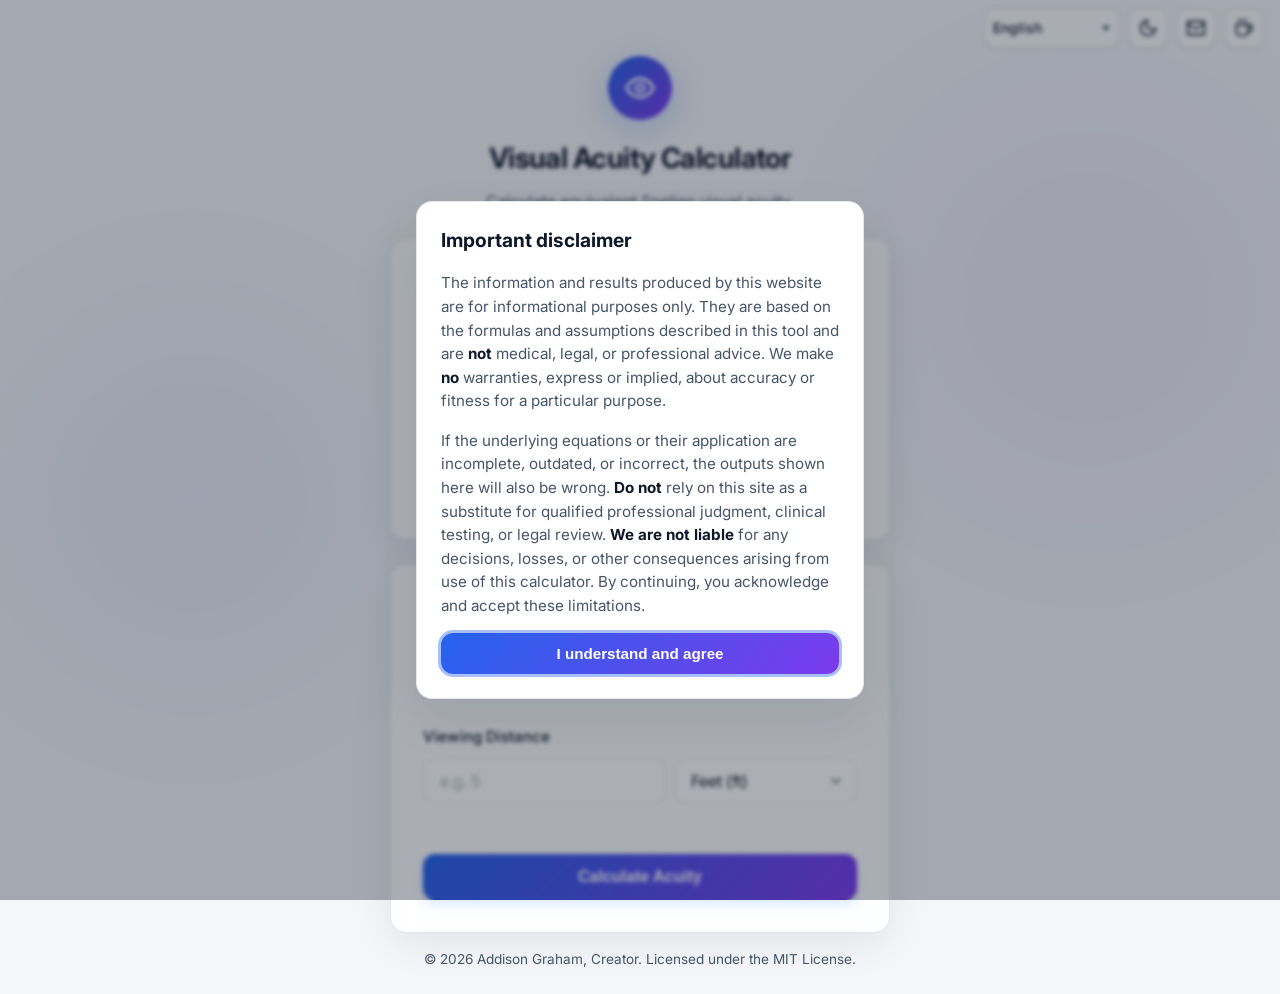
<file: index.html>
<!DOCTYPE html>
<html lang="en">
<head>
    <meta charset="UTF-8">
    <meta name="viewport" content="width=device-width, initial-scale=1.0">
    <meta name="description" content="Calculate equivalent Snellen visual acuity from an object's physical size and viewing distance. A highly accessible tool for clinical and personal use.">
    <meta name="theme-color" content="#0a0b10">
    <meta name="color-scheme" content="dark light">
    <link rel="canonical" href="https://visualacuitylab.com/">
    <link rel="icon" href="favicon.svg" type="image/svg+xml">
    <meta property="og:type" content="website">
    <meta property="og:url" content="https://visualacuitylab.com/">
    <meta property="og:title" content="Ultimate Visual Acuity Calculator">
    <meta property="og:description" content="Calculate equivalent Snellen visual acuity from an object's physical size and viewing distance. A highly accessible tool for clinical and personal use.">
    <meta name="twitter:card" content="summary">
    <title>Ultimate Visual Acuity Calculator</title>
    
    <!-- Google Fonts -->
    <link rel="preconnect" href="https://fonts.googleapis.com">
    <link rel="preconnect" href="https://fonts.gstatic.com" crossorigin>
    <link href="https://fonts.googleapis.com/css2?family=Inter:wght@400;500;600;700&family=Roboto+Mono:wght@400;500;700&display=swap" rel="stylesheet">
    
    <link rel="stylesheet" href="style.css">
    <script>
    (function () {
        var html = document.documentElement;
        var themeKey = "gvat-theme";
        var langKey = "gvat-lang";
        var theme;
        try {
            theme = localStorage.getItem(themeKey);
        } catch (e) {
            theme = null;
        }
        if (!theme) {
            try {
                theme = window.matchMedia("(prefers-color-scheme: light)").matches ? "light" : "dark";
            } catch (e) {
                theme = "dark";
            }
        }
        html.setAttribute("data-theme", theme === "light" ? "light" : "dark");
        var themeColor = document.querySelector('meta[name="theme-color"]');
        if (themeColor) {
            themeColor.setAttribute("content", theme === "light" ? "#f4f6f9" : "#0a0b10");
        }

        var localeMeta = {
            en: { lang: "en", dir: "ltr" },
            es: { lang: "es", dir: "ltr" },
            fr: { lang: "fr", dir: "ltr" },
            de: { lang: "de", dir: "ltr" },
            zh: { lang: "zh-Hans", dir: "ltr" },
            ja: { lang: "ja", dir: "ltr" },
            vi: { lang: "vi", dir: "ltr" },
            ar: { lang: "ar", dir: "rtl" }
        };
        var locale;
        try {
            locale = localStorage.getItem(langKey);
        } catch (e) {
            locale = null;
        }
        if (!locale || !localeMeta[locale]) {
            locale = "en";
            try {
                var langs = navigator.languages && navigator.languages.length
                    ? navigator.languages
                    : [navigator.language];
                for (var i = 0; i < langs.length; i++) {
                    var base = String(langs[i] || "").toLowerCase().split("-")[0];
                    if (localeMeta[base]) {
                        locale = base;
                        break;
                    }
                }
            } catch (e) {
                locale = "en";
            }
        }
        html.lang = localeMeta[locale].lang;
        html.dir = localeMeta[locale].dir;
    }());
    </script>
</head>
<body>
    <a class="skip-link" href="#main" data-i18n="skip.link">Skip to calculator</a>
    <noscript>
        <p class="noscript-banner" data-i18n="noscript.message">This calculator requires JavaScript. Please enable it to continue.</p>
    </noscript>
    <div class="top-bar" role="region" data-i18n-aria-label="topBar.ariaLabel" aria-label="Site tools">

        <div class="lang-switcher">
            <label for="lang-switcher" class="sr-only" data-i18n="langSwitcher.label">Language</label>
            <div class="lang-switcher__field">
                <select id="lang-switcher" class="lang-switcher__select" data-i18n-title="langSwitcher.title" title="Display language">
                    <option value="en">English</option>
                    <option value="es">Español</option>
                    <option value="fr">Français</option>
                    <option value="de">Deutsch</option>
                    <option value="zh">中文</option>
                    <option value="ja">日本語</option>
                    <option value="vi">Tiếng Việt</option>
                    <option value="ar">العربية</option>
                </select>
            </div>
        </div>
        <button type="button" class="icon-link" id="theme-toggle" data-i18n-title="theme.title" title="Switch color theme" aria-label="Use light color theme" aria-pressed="false" data-mode="dark">
            <span class="icon-link__icon" aria-hidden="true">
                <svg class="theme-icon theme-icon--sun" xmlns="http://www.w3.org/2000/svg" width="20" height="20" viewBox="0 0 24 24" fill="none" stroke="currentColor" stroke-width="2" stroke-linecap="round" stroke-linejoin="round"><circle cx="12" cy="12" r="4"></circle><path d="M12 2v2"></path><path d="M12 20v2"></path><path d="m4.93 4.93 1.41 1.41"></path><path d="m17.66 17.66 1.41 1.41"></path><path d="M2 12h2"></path><path d="M20 12h2"></path><path d="m6.34 17.66-1.41 1.41"></path><path d="m19.07 4.93-1.41 1.41"></path></svg>
                <svg class="theme-icon theme-icon--moon" xmlns="http://www.w3.org/2000/svg" width="20" height="20" viewBox="0 0 24 24" fill="none" stroke="currentColor" stroke-width="2" stroke-linecap="round" stroke-linejoin="round"><path d="M12 3a6 6 0 0 0 9 9 9 9 0 1 1-9-9Z"></path></svg>
            </span>
        </button>
        <a class="icon-link" id="support-link" href="mailto:grahamthetvi@icloud.com?subject=Graham%20Visual%20Acuity%20Tester%20Support" rel="noopener noreferrer" data-i18n-title="support.title" data-i18n-aria-label="support.ariaLabel" title="Email support" aria-label="Email support, opens mail app with subject pre-filled">
            <span class="icon-link__icon" aria-hidden="true">
                <svg xmlns="http://www.w3.org/2000/svg" width="20" height="20" viewBox="0 0 24 24" fill="none" stroke="currentColor" stroke-width="2" stroke-linecap="round" stroke-linejoin="round"><rect width="20" height="16" x="2" y="4" rx="2"></rect><path d="m22 7-8.97 5.7a1.94 1.94 0 0 1-2.06 0L2 7"></path></svg>
            </span>
        </a>
        <a class="icon-link" id="coffee-link" href="https://buymeacoffee.com/grahamthetvi" target="_blank" rel="noopener noreferrer" data-i18n-title="coffee.title" data-i18n-aria-label="coffee.ariaLabel" title="Buy me a coffee" aria-label="Buy me a coffee (opens in a new tab)">
            <span class="icon-link__icon" aria-hidden="true">
                <svg xmlns="http://www.w3.org/2000/svg" width="20" height="20" viewBox="0 0 24 24" fill="none" stroke="currentColor" stroke-width="2" stroke-linecap="round" stroke-linejoin="round"><path d="M17 8h1a4 4 0 1 1 0 8h-1"></path><path d="M3 8h14v9a4 4 0 0 1-4 4H7a4 4 0 0 1-4-4Z"></path><line x1="6" x2="6" y1="2" y2="4"></line><line x1="10" x2="10" y1="2" y2="4"></line><line x1="14" x2="14" y1="2" y2="4"></line></svg>
            </span>
        </a>
    </div>

    <dialog id="disclaimer-dialog" class="disclaimer-dialog" aria-labelledby="disclaimer-title">
        <h2 id="disclaimer-title" data-i18n="disclaimer.title">Important disclaimer</h2>
        <p id="disclaimer-body-1" data-i18n-html="disclaimer.body1">The information and results produced by this website are for informational purposes only. They are based on the formulas and assumptions described in this tool and are <strong>not</strong> medical, legal, or professional advice. We make <strong>no</strong> warranties, express or implied, about accuracy or fitness for a particular purpose.</p>
        <p id="disclaimer-body-2" data-i18n-html="disclaimer.body2">If the underlying equations or their application are incomplete, outdated, or incorrect, the outputs shown here will also be wrong. <strong>Do not</strong> rely on this site as a substitute for qualified professional judgment, clinical testing, or legal review. <strong>We are not liable</strong> for any decisions, losses, or other consequences arising from use of this calculator. By continuing, you acknowledge and accept these limitations.</p>
        <div class="disclaimer-dialog__actions">
            <button type="button" class="disclaimer-accept" id="disclaimer-accept" data-i18n="disclaimer.accept">I understand and agree</button>
        </div>
    </dialog>

    <main class="container" id="main">
        <header>
            <div class="logo-icon" aria-hidden="true">
                <svg xmlns="http://www.w3.org/2000/svg" width="32" height="32" viewBox="0 0 24 24" fill="none" stroke="currentColor" stroke-width="2" stroke-linecap="round" stroke-linejoin="round">
                    <path d="M2 12s3-7 10-7 10 7 10 7-3 7-10 7-10-7-10-7Z"></path>
                    <circle cx="12" cy="12" r="3"></circle>
                </svg>
            </div>
            <h1 data-i18n="header.title">Visual Acuity Calculator</h1>
            <p data-i18n="header.tagline">Calculate equivalent Snellen visual acuity.</p>
        </header>

        <section class="welcome-card" aria-labelledby="welcome-heading">
            <h2 id="welcome-heading" data-i18n="about.title">About This Tool</h2>
            <p class="purpose-text" data-i18n="about.purpose">This calculator determines equivalent Snellen visual acuity from an object's physical size and its distance from the viewer. It also categorizes the viewing distance (Near, Intermediate, Far, Distance) and reports the expected accommodative demand.</p>
            
            <details class="logic-details">
                <summary data-i18n="about.logicSummary">Clinical Logic & Formulas (For Professionals)</summary>
                <div class="logic-content">
                    <p data-i18n-html="about.visualAngleIntro"><strong>Visual Angle:</strong> Uses the exact geometric split-triangle formula to determine the subtended angle in arc-minutes:</p>
                    <code class="formula-code">2 &times; arctan(size / (2 &times; distance)) &times; (10800 / &pi;)</code>
                    
                    <p data-i18n-html="about.equivalentAcuityIntro"><strong>Equivalent Acuity:</strong> Derives the Snellen denominator based on the standard 5 arc-minute letter:</p>
                    <code class="formula-code">(visual_angle_minutes / 5) &times; 20</code>
                    
                    <p data-i18n-html="about.accommodativeIntro"><strong>Accommodative Demand:</strong> Calculated in Diopters based on viewing distance, and shown for every zone:</p>
                    <code class="formula-code">1 / distance_in_meters</code>

                    <p data-i18n-html="about.zones"><strong>Distance zones:</strong> Near is 16 inches (40.6 cm) or closer. Intermediate is farther than 16 inches and closer than 10 feet. Far runs from 10 feet up to, but not including, 6 meters. Distance is 6 meters (about 20 feet) or farther, the usual Snellen testing distance.</p>
                    <p data-i18n-html="about.snellenRounding"><strong>Displayed fraction:</strong> The Snellen denominator is rounded to the nearest integer. A result under 0.5 is shown to two decimal places.</p>

                    <p data-i18n-html="about.alternateFormats"><strong>Alternate acuity (N = 20, D = displayed Snellen denominator):</strong> MAR = D / N; LogMAR = log<sub>10</sub>(MAR); decimal = N / D; metric 6/X uses D<sub>metric</sub> = D &times; (6/20), shown to one decimal place with a trailing .0 omitted; M-units at the entered distance: M = distance_m &times; (D / N).</p>
                </div>
            </details>
        </section>

        <section class="calculator-card">
            <form id="acuity-form" data-i18n-aria-label="form.ariaLabel" aria-label="Visual Acuity Calculation Form" novalidate>
                
                <fieldset>
                    <legend class="sr-only" data-i18n="form.legend.objectSize">Object Size Specifications</legend>
                    <div class="form-group">
                        <label for="object-size-val" data-i18n="form.label.objectSize">Object Size</label>
                        <div class="input-group">
                            <input type="number" id="object-size-val" name="object-size-val" step="any" min="0" inputmode="decimal" required aria-describedby="size-error" data-i18n-placeholder="form.placeholder.objectSize" placeholder="e.g. 2">
                            <label for="object-size-unit" class="sr-only" data-i18n="form.label.objectSizeUnit">Object Size Unit</label>
                            <select id="object-size-unit" name="object-size-unit">
                                <option value="in" data-i18n="form.option.in">Inches (in)</option>
                                <option value="mm" data-i18n="form.option.mm">Millimeters (mm)</option>
                                <option value="cm" data-i18n="form.option.cm">Centimeters (cm)</option>
                                <option value="m" data-i18n="form.option.m">Meters (m)</option>
                                <option value="ft" data-i18n="form.option.ft">Feet (ft)</option>
                            </select>
                        </div>
                        <div id="size-error" class="error-message" aria-live="polite"></div>
                    </div>
                </fieldset>

                <fieldset>
                    <legend class="sr-only" data-i18n="form.legend.viewingDistance">Viewing Distance Specifications</legend>
                    <div class="form-group">
                        <label for="viewing-dist-val" data-i18n="form.label.viewingDistance">Viewing Distance</label>
                        <div class="input-group">
                            <input type="number" id="viewing-dist-val" name="viewing-dist-val" step="any" min="0" inputmode="decimal" required aria-describedby="dist-error" data-i18n-placeholder="form.placeholder.viewingDistance" placeholder="e.g. 5">
                            <label for="viewing-dist-unit" class="sr-only" data-i18n="form.label.viewingDistanceUnit">Viewing Distance Unit</label>
                            <select id="viewing-dist-unit" name="viewing-dist-unit">
                                <option value="ft" data-i18n="form.option.distFt">Feet (ft)</option>
                                <option value="in" data-i18n="form.option.distIn">Inches (in)</option>
                                <option value="cm" data-i18n="form.option.distCm">Centimeters (cm)</option>
                                <option value="mm" data-i18n="form.option.distMm">Millimeters (mm)</option>
                                <option value="m" data-i18n="form.option.distM">Meters (m)</option>
                            </select>
                        </div>
                        <div id="dist-error" class="error-message" aria-live="polite"></div>
                    </div>
                </fieldset>

                <button type="submit" class="submit-btn" data-i18n="form.submit">Calculate Acuity</button>
            </form>
        </section>

        <!-- Live Region for Screen Reader Announcements -->
        <div id="result-announcer" class="sr-only" aria-live="polite" aria-atomic="true"></div>

        <section id="results-section" class="results-card hidden" aria-hidden="true" tabindex="-1">
            <h2 id="report-heading" data-i18n="results.title">Equivalent Visual Acuity Report</h2>
            
            <div class="report-grid">
                <div class="report-item">
                    <span class="report-label" data-i18n="results.objectSize">Object Size</span>
                    <span id="res-size" class="report-value"></span>
                    <span id="res-size-conv" class="report-sub"></span>
                </div>
                
                <div class="report-item">
                    <span class="report-label" data-i18n="results.viewingDistance">Viewing Distance</span>
                    <span id="res-dist" class="report-value"></span>
                    <span id="res-dist-conv" class="report-sub"></span>
                </div>

                <div class="divider" aria-hidden="true"></div>

                <div class="report-item">
                    <span class="report-label" data-i18n="results.distanceZone">Distance Zone</span>
                    <span id="res-zone" class="report-value highlight"></span>
                </div>
                
                <div class="report-item">
                    <span class="report-label" data-i18n="results.visualAngle">Visual Angle</span>
                    <span id="res-angle" class="report-value"></span>
                </div>

                <div class="report-item primary-result">
                    <span class="report-label" data-i18n="results.snellen">Equivalent Acuity (Snellen)</span>
                    <span id="res-snellen" class="report-value snellen-score"></span>
                </div>

                <div class="report-item report-item--conversions" role="group" aria-labelledby="alt-acuity-label">
                    <span id="alt-acuity-label" class="report-label" data-i18n="results.altFormatsLabel">Alternate formats (from 20 / X above)</span>
                </div>
                <div class="report-item report-item--alt">
                    <span class="report-label" data-i18n="results.mar">MAR (min of arc)</span>
                    <span id="res-mar" class="report-value" data-i18n-aria-label="results.marAria" aria-label="Minimum angle of resolution in minutes of arc"></span>
                </div>
                <div class="report-item report-item--alt">
                    <span class="report-label" data-i18n="results.logmar">LogMAR</span>
                    <span id="res-logmar" class="report-value"></span>
                </div>
                <div class="report-item report-item--alt">
                    <span class="report-label" data-i18n="results.decimal">Decimal acuity</span>
                    <span id="res-decimal" class="report-value"></span>
                </div>
                <div class="report-item report-item--alt">
                    <span class="report-label" data-i18n="results.metric">Metric acuity (6 m)</span>
                    <span id="res-metric" class="report-value"></span>
                </div>
                <div class="report-item report-item--alt">
                    <span class="report-label" data-i18n="results.munits">M-units (at this distance)</span>
                    <span id="res-munit" class="report-value" data-i18n-title="results.munitsTitle" title="Near print size per ISO; uses your entered viewing distance in meters"></span>
                </div>

                <div class="report-item">
                    <span class="report-label" data-i18n="results.accommodativeDemand">Accommodative Demand</span>
                    <span id="res-diopters" class="report-value"></span>
                </div>
            </div>
        </section>
    </main>

    <footer class="site-footer">
        <p data-i18n="footer.copyright">&copy; 2026 Addison Graham, Creator. Licensed under the MIT License.</p>
    </footer>

    <script src="script.js"></script>
</body>
</html>
</file>
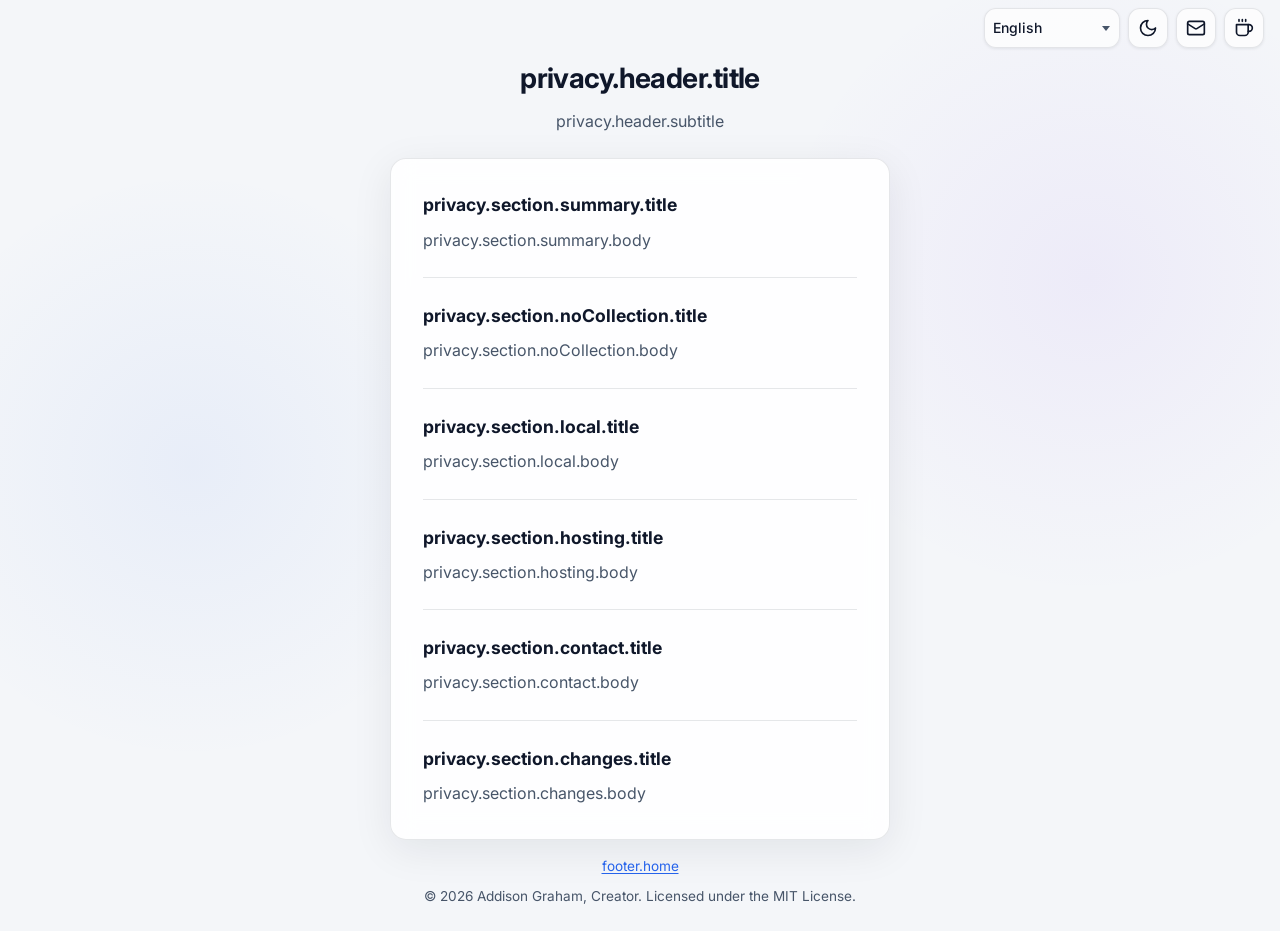
<file: privacy.html>
<!DOCTYPE html>
<html lang="en" data-page="privacy">
<head>
    <meta charset="UTF-8">
    <meta name="viewport" content="width=device-width, initial-scale=1.0">
    <meta name="description" content="Visual Acuity Lab is a free, client-side calculator. We do not collect personal data or use analytics.">
    <meta name="theme-color" content="#0a0b10">
    <meta name="color-scheme" content="dark light">
    <link rel="canonical" href="https://visualacuitylab.com/privacy.html">
    <link rel="icon" href="favicon.svg" type="image/svg+xml">
    <meta property="og:type" content="website">
    <meta property="og:url" content="https://visualacuitylab.com/privacy.html">
    <meta property="og:title" content="Privacy Policy | Visual Acuity Lab">
    <meta property="og:description" content="Visual Acuity Lab is a free, client-side calculator. We do not collect personal data or use analytics.">
    <meta name="twitter:card" content="summary">
    <title>Privacy Policy | Visual Acuity Lab</title>

    <link rel="preconnect" href="https://fonts.googleapis.com">
    <link rel="preconnect" href="https://fonts.gstatic.com" crossorigin>
    <link href="https://fonts.googleapis.com/css2?family=Inter:wght@400;500;600;700&family=Roboto+Mono:wght@400;500;700&display=swap" rel="stylesheet">

    <link rel="stylesheet" href="style.css">
    <script>
    (function () {
        var html = document.documentElement;
        var themeKey = "gvat-theme";
        var langKey = "gvat-lang";
        var theme;
        try {
            theme = localStorage.getItem(themeKey);
        } catch (e) {
            theme = null;
        }
        if (!theme) {
            try {
                theme = window.matchMedia("(prefers-color-scheme: light)").matches ? "light" : "dark";
            } catch (e) {
                theme = "dark";
            }
        }
        html.setAttribute("data-theme", theme === "light" ? "light" : "dark");
        var themeColor = document.querySelector('meta[name="theme-color"]');
        if (themeColor) {
            themeColor.setAttribute("content", theme === "light" ? "#f4f6f9" : "#0a0b10");
        }

        var localeMeta = {
            en: { lang: "en", dir: "ltr" },
            es: { lang: "es", dir: "ltr" },
            fr: { lang: "fr", dir: "ltr" },
            de: { lang: "de", dir: "ltr" },
            zh: { lang: "zh-Hans", dir: "ltr" },
            ja: { lang: "ja", dir: "ltr" },
            vi: { lang: "vi", dir: "ltr" },
            ar: { lang: "ar", dir: "rtl" }
        };
        var locale;
        try {
            locale = localStorage.getItem(langKey);
        } catch (e) {
            locale = null;
        }
        if (!locale || !localeMeta[locale]) {
            locale = "en";
            try {
                var langs = navigator.languages && navigator.languages.length
                    ? navigator.languages
                    : [navigator.language];
                for (var i = 0; i < langs.length; i++) {
                    var base = String(langs[i] || "").toLowerCase().split("-")[0];
                    if (localeMeta[base]) {
                        locale = base;
                        break;
                    }
                }
            } catch (e) {
                locale = "en";
            }
        }
        html.lang = localeMeta[locale].lang;
        html.dir = localeMeta[locale].dir;
    }());
    </script>
</head>
<body>
    <a class="skip-link" href="#main" data-i18n="privacy.skip.link">Skip to privacy policy</a>
    <div class="top-bar" role="region" data-i18n-aria-label="topBar.ariaLabel" aria-label="Site tools">
        <div class="lang-switcher">
            <label for="lang-switcher" class="sr-only" data-i18n="langSwitcher.label">Language</label>
            <div class="lang-switcher__field">
                <select id="lang-switcher" class="lang-switcher__select" data-i18n-title="langSwitcher.title" title="Display language">
                    <option value="en">English</option>
                    <option value="es">Español</option>
                    <option value="fr">Français</option>
                    <option value="de">Deutsch</option>
                    <option value="zh">中文</option>
                    <option value="ja">日本語</option>
                    <option value="vi">Tiếng Việt</option>
                    <option value="ar">العربية</option>
                </select>
            </div>
        </div>
        <button type="button" class="icon-link" id="theme-toggle" data-i18n-title="theme.title" title="Switch color theme" aria-label="Use light color theme" aria-pressed="false" data-mode="dark">
            <span class="icon-link__icon" aria-hidden="true">
                <svg class="theme-icon theme-icon--sun" xmlns="http://www.w3.org/2000/svg" width="20" height="20" viewBox="0 0 24 24" fill="none" stroke="currentColor" stroke-width="2" stroke-linecap="round" stroke-linejoin="round"><circle cx="12" cy="12" r="4"></circle><path d="M12 2v2"></path><path d="M12 20v2"></path><path d="m4.93 4.93 1.41 1.41"></path><path d="m17.66 17.66 1.41 1.41"></path><path d="M2 12h2"></path><path d="M20 12h2"></path><path d="m6.34 17.66-1.41 1.41"></path><path d="m19.07 4.93-1.41 1.41"></path></svg>
                <svg class="theme-icon theme-icon--moon" xmlns="http://www.w3.org/2000/svg" width="20" height="20" viewBox="0 0 24 24" fill="none" stroke="currentColor" stroke-width="2" stroke-linecap="round" stroke-linejoin="round"><path d="M12 3a6 6 0 0 0 9 9 9 9 0 1 1-9-9Z"></path></svg>
            </span>
        </button>
        <a class="icon-link" id="support-link" href="mailto:grahamthetvi@icloud.com?subject=Graham%20Visual%20Acuity%20Tester%20Support" rel="noopener noreferrer" data-i18n-title="support.title" data-i18n-aria-label="support.ariaLabel" title="Email support" aria-label="Email support, opens mail app with subject pre-filled">
            <span class="icon-link__icon" aria-hidden="true">
                <svg xmlns="http://www.w3.org/2000/svg" width="20" height="20" viewBox="0 0 24 24" fill="none" stroke="currentColor" stroke-width="2" stroke-linecap="round" stroke-linejoin="round"><rect width="20" height="16" x="2" y="4" rx="2"></rect><path d="m22 7-8.97 5.7a1.94 1.94 0 0 1-2.06 0L2 7"></path></svg>
            </span>
        </a>
        <a class="icon-link" id="coffee-link" href="https://buymeacoffee.com/grahamthetvi" target="_blank" rel="noopener noreferrer" data-i18n-title="coffee.title" data-i18n-aria-label="coffee.ariaLabel" title="Buy me a coffee" aria-label="Buy me a coffee (opens in a new tab)">
            <span class="icon-link__icon" aria-hidden="true">
                <svg xmlns="http://www.w3.org/2000/svg" width="20" height="20" viewBox="0 0 24 24" fill="none" stroke="currentColor" stroke-width="2" stroke-linecap="round" stroke-linejoin="round"><path d="M17 8h1a4 4 0 1 1 0 8h-1"></path><path d="M3 8h14v9a4 4 0 0 1-4 4H7a4 4 0 0 1-4-4Z"></path><line x1="6" x2="6" y1="2" y2="4"></line><line x1="10" x2="10" y1="2" y2="4"></line><line x1="14" x2="14" y1="2" y2="4"></line></svg>
            </span>
        </a>
    </div>

    <main class="container" id="main">
        <header>
            <h1 data-i18n="privacy.header.title">Privacy Policy</h1>
            <p data-i18n="privacy.header.subtitle">Visual Acuity Lab (visualacuitylab.com)</p>
        </header>

        <article class="welcome-card legal-page">
            <section aria-labelledby="privacy-summary">
                <h2 id="privacy-summary" data-i18n="privacy.section.summary.title">Summary</h2>
                <p data-i18n-html="privacy.section.summary.body">Visual Acuity Lab is a <strong>free</strong> tool that runs entirely in your web browser. We do <strong>not</strong> operate user accounts, sell data, or use advertising or analytics trackers on this site.</p>
            </section>

            <section aria-labelledby="privacy-no-collection">
                <h2 id="privacy-no-collection" data-i18n="privacy.section.noCollection.title">What we do not collect</h2>
                <p data-i18n-html="privacy.section.noCollection.body">We do <strong>not</strong> ask you to sign in and we do <strong>not</strong> receive the numbers you enter into the calculator. Calculations run on your device; we have no server that stores your inputs or results.</p>
            </section>

            <section aria-labelledby="privacy-local">
                <h2 id="privacy-local" data-i18n="privacy.section.local.title">Data stored on your device</h2>
                <p data-i18n-html="privacy.section.local.body">Your browser may save a few small preferences locally (using <code>localStorage</code>): color theme, display language, and whether you accepted the on-site disclaimer. This information stays on your device and is not sent to us. You can clear it anytime through your browser settings.</p>
            </section>

            <section aria-labelledby="privacy-hosting">
                <h2 id="privacy-hosting" data-i18n="privacy.section.hosting.title">Hosting and third parties</h2>
                <p data-i18n-html="privacy.section.hosting.body">The site is hosted on GitHub Pages; the host may process standard web server logs (such as IP address and request time) under its own policies. We load fonts from Google Fonts when you use the site. Links such as email support or &quot;Buy me a coffee&quot; open external services with their own privacy practices.</p>
            </section>

            <section aria-labelledby="privacy-contact">
                <h2 id="privacy-contact" data-i18n="privacy.section.contact.title">Contact</h2>
                <p data-i18n-html="privacy.section.contact.body">Questions about this policy? Email <a href="mailto:grahamthetvi@icloud.com?subject=Visual%20Acuity%20Lab%20Privacy">grahamthetvi@icloud.com</a>.</p>
            </section>

            <section aria-labelledby="privacy-changes">
                <h2 id="privacy-changes" data-i18n="privacy.section.changes.title">Changes</h2>
                <p data-i18n="privacy.section.changes.body">We may update this page as the tool changes. The current version is always published at this URL.</p>
            </section>
        </article>
    </main>

    <footer class="site-footer">
        <nav class="site-footer__links" data-i18n-aria-label="footer.nav.ariaLabel" aria-label="Site links">
            <a href="index.html" data-i18n="footer.home">Calculator</a>
        </nav>
        <p data-i18n="footer.copyright">&copy; 2026 Addison Graham, Creator. Licensed under the MIT License.</p>
    </footer>

    <script src="script.js"></script>
</body>
</html>
</file>
<file: style.css>
/* Default / dark theme */
:root,
html[data-theme="dark"] {
    /* Color Palette */
    --bg-main: #0a0b10;
    --bg-surface: rgba(255, 255, 255, 0.03);
    --bg-surface-hover: rgba(255, 255, 255, 0.06);
    --border-color: rgba(255, 255, 255, 0.1);
    
    --text-primary: #f8f9fa;
    --text-secondary: #adb5bd;
    --text-accent: #66b2ff;
    --text-snellen: #ffffff;
    --text-snellen-shadow: rgba(59, 130, 246, 0.5);
    --code-text: #a78bfa;
    --code-bg: rgba(0, 0, 0, 0.4);
    --code-border: rgba(167, 139, 250, 0.2);
    --input-bg: rgba(0, 0, 0, 0.2);
    --input-bg-focus: rgba(0, 0, 0, 0.4);
    --placeholder: rgba(255, 255, 255, 0.2);
    --logic-box-bg: rgba(0, 0, 0, 0.2);
    --details-border: rgba(255, 255, 255, 0.05);
    --primary-result-bg: rgba(59, 130, 246, 0.1);
    --primary-result-border: rgba(59, 130, 246, 0.2);
    --glow-1: rgba(59, 130, 246, 0.08);
    --glow-2: rgba(139, 92, 246, 0.08);
    --icon-link-bg: rgba(255, 255, 255, 0.05);
    --icon-link-border: rgba(255, 255, 255, 0.12);
    --dialog-surface: #14151c;
    --submit-shadow: rgba(59, 130, 246, 0.2);
    --submit-shadow-hover: rgba(59, 130, 246, 0.3);
    --card-shadow: rgba(0, 0, 0, 0.2);
    --select-option-bg: var(--bg-main);
    
    --brand-gradient: linear-gradient(135deg, #3b82f6, #8b5cf6);
    --brand-gradient-hover: linear-gradient(135deg, #2563eb, #7c3aed);
    
    --error-color: #ff6b6b;
    --focus-ring: 0 0 0 3px rgba(59, 130, 246, 0.5);

    /* Spacing & Radii */
    --radius-md: 12px;
    --radius-lg: 16px;
    --spacing-sm: 8px;
    --spacing-md: 16px;
    --spacing-lg: 24px;
    --spacing-xl: 32px;
    
    /* Typography */
    --font-sans: 'Inter', system-ui, -apple-system, "Segoe UI", "PingFang SC", "Hiragino Sans", "Noto Sans SC", "Noto Sans JP", "Microsoft YaHei", "Yu Gothic", sans-serif;
    --font-mono: 'Roboto Mono', ui-monospace, monospace;
    --color-scheme: dark;
    --input-hover-border: rgba(255, 255, 255, 0.3);
    --summary-hover-bg: rgba(255, 255, 255, 0.05);
    
    /* Animations */
    --transition-fast: 0.2s ease;
    --transition-smooth: 0.3s cubic-bezier(0.4, 0, 0.2, 1);
}

html[data-theme="light"] {
    --bg-main: #f4f6f9;
    --bg-surface: rgba(255, 255, 255, 0.9);
    --bg-surface-hover: rgba(255, 255, 255, 0.95);
    --border-color: rgba(15, 23, 42, 0.1);

    --text-primary: #0f172a;
    --text-secondary: #475569;
    --text-accent: #2563eb;
    --text-snellen: #1e3a5f;
    --text-snellen-shadow: rgba(37, 99, 235, 0.25);
    --code-text: #5b21b6;
    --code-bg: rgba(15, 23, 42, 0.06);
    --code-border: rgba(91, 33, 182, 0.2);
    --input-bg: rgba(255, 255, 255, 0.8);
    --input-bg-focus: #ffffff;
    --placeholder: rgba(15, 23, 42, 0.35);
    --logic-box-bg: rgba(15, 23, 42, 0.04);
    --details-border: rgba(15, 23, 42, 0.08);
    --primary-result-bg: rgba(37, 99, 235, 0.08);
    --primary-result-border: rgba(37, 99, 235, 0.2);
    --glow-1: rgba(37, 99, 235, 0.06);
    --glow-2: rgba(124, 58, 237, 0.06);
    --icon-link-bg: rgba(255, 255, 255, 0.7);
    --icon-link-border: rgba(15, 23, 42, 0.1);
    --dialog-surface: #ffffff;
    --submit-shadow: rgba(37, 99, 235, 0.2);
    --submit-shadow-hover: rgba(37, 99, 235, 0.28);
    --card-shadow: rgba(15, 23, 42, 0.08);
    --select-option-bg: #ffffff;

    --brand-gradient: linear-gradient(135deg, #2563eb, #7c3aed);
    --brand-gradient-hover: linear-gradient(135deg, #1d4ed8, #6d28d9);
    --focus-ring: 0 0 0 3px rgba(37, 99, 235, 0.4);
    --error-color: #dc2626;
    --color-scheme: light;
    --input-hover-border: rgba(15, 23, 42, 0.28);
    --summary-hover-bg: rgba(15, 23, 42, 0.05);
}

/* Screen reader only utility class */
.sr-only {
    position: absolute;
    width: 1px;
    height: 1px;
    padding: 0;
    margin: -1px;
    overflow: hidden;
    clip: rect(0, 0, 0, 0);
    white-space: nowrap;
    border-width: 0;
}

* {
    box-sizing: border-box;
    margin: 0;
    padding: 0;
}

html {
    color-scheme: var(--color-scheme);
}

html[lang="zh-Hans"] {
    --font-sans: 'Inter', "PingFang SC", "Hiragino Sans GB", "Noto Sans SC", "Microsoft YaHei", system-ui, sans-serif;
}

html[lang="ja"] {
    --font-sans: 'Inter', "Hiragino Sans", "Hiragino Kaku Gothic ProN", "Noto Sans JP", "Yu Gothic", "Meiryo", system-ui, sans-serif;
}

body {
    background-color: var(--bg-main);
    color: var(--text-primary);
    font-family: var(--font-sans);
    line-height: 1.6;
    min-height: 100vh;
    display: flex;
    flex-direction: column;
    justify-content: center;
    align-items: center;
    padding: var(--spacing-md);
    padding-top: max(var(--spacing-md), 56px);
    background-image: 
        radial-gradient(circle at 15% 50%, var(--glow-1), transparent 25%),
        radial-gradient(circle at 85% 30%, var(--glow-2), transparent 25%);
    transition: background-color var(--transition-smooth), color var(--transition-smooth);
}

.skip-link {
    position: absolute;
    inset-inline-start: var(--spacing-md);
    top: var(--spacing-sm);
    z-index: 100;
    padding: 8px 14px;
    border-radius: var(--radius-md);
    background: var(--brand-gradient);
    color: #ffffff;
    font-weight: 600;
    text-decoration: none;
    transform: translateY(-200%);
    box-shadow: 0 4px 12px var(--submit-shadow);
}

.skip-link:focus {
    outline: none;
    box-shadow: var(--focus-ring);
    transform: translateY(0);
}

.noscript-banner {
    width: 100%;
    max-width: 500px;
    margin: 0 auto var(--spacing-md);
    padding: 12px 16px;
    border-radius: var(--radius-md);
    border: 1px solid var(--primary-result-border);
    background: var(--primary-result-bg);
    color: var(--text-primary);
    text-align: center;
}

.top-bar {
    position: fixed;
    top: 0;
    inset-inline-end: 0;
    z-index: 10;
    display: flex;
    flex-wrap: wrap;
    align-items: center;
    justify-content: flex-end;
    gap: var(--spacing-sm);
    padding-block-start: max(var(--spacing-sm), env(safe-area-inset-top, 0px));
    padding-block-end: var(--spacing-sm);
    padding-inline-end: max(var(--spacing-md), env(safe-area-inset-right, 0px));
    padding-inline-start: max(var(--spacing-md), env(safe-area-inset-left, 0px));
}

.lang-switcher {
    display: flex;
    align-items: center;
}

/* Wrapper hides native select chrome glitches (e.g. repeated arrows in RTL). */
.lang-switcher__field {
    position: relative;
    display: inline-flex;
    align-items: stretch;
}

.lang-switcher__field::after {
    content: "";
    position: absolute;
    inset-inline-end: 0.65rem;
    top: 50%;
    width: 0;
    height: 0;
    margin-top: -0.125rem;
    border-inline-start: 4px solid transparent;
    border-inline-end: 4px solid transparent;
    border-block-start: 5px solid var(--text-secondary);
    pointer-events: none;
}

.lang-switcher__select {
    min-width: 8.5rem;
    max-width: 12rem;
    height: 40px;
    padding-block: 0;
    padding-inline-start: var(--spacing-sm);
    padding-inline-end: 1.75rem;
    border-radius: var(--radius-md);
    font: inherit;
    font-size: 0.875rem;
    font-weight: 500;
    color: var(--text-primary);
    background-color: var(--icon-link-bg);
    background-image: none;
    border: 1px solid var(--icon-link-border);
    box-shadow: 0 1px 3px var(--card-shadow);
    cursor: pointer;
    transition: background-color var(--transition-fast), color var(--transition-fast), border-color var(--transition-fast);
    appearance: none;
    -webkit-appearance: none;
    -moz-appearance: none;
}

.lang-switcher__select:hover {
    background-color: var(--bg-surface-hover);
    border-color: var(--text-accent);
    color: var(--text-accent);
}

.lang-switcher__field:hover::after {
    border-block-start-color: var(--text-accent);
}

.lang-switcher__select:focus {
    outline: none;
    box-shadow: var(--focus-ring);
}

a.icon-link,
button.icon-link {
    display: inline-flex;
    align-items: center;
    justify-content: center;
    width: 40px;
    height: 40px;
    border-radius: var(--radius-md);
    color: var(--text-primary);
    text-decoration: none;
    background: var(--icon-link-bg);
    border: 1px solid var(--icon-link-border);
    box-shadow: 0 1px 3px var(--card-shadow);
    transition: background var(--transition-fast), color var(--transition-fast), border-color var(--transition-fast), transform var(--transition-fast);
    font: inherit;
    cursor: pointer;
}

a.icon-link:hover,
button.icon-link:hover {
    background: var(--bg-surface-hover);
    border-color: var(--text-accent);
    color: var(--text-accent);
}

a.icon-link:focus,
button.icon-link:focus {
    outline: none;
    box-shadow: var(--focus-ring);
}

.icon-link__icon {
    display: inline-flex;
    line-height: 0;
    position: relative;
}

.icon-link__icon .theme-icon {
    display: block;
}

/* Dark mode: show sun (switch to light); light mode: show moon (switch to dark) */
html[data-theme="dark"] .theme-icon--moon {
    display: none;
}
html[data-theme="light"] .theme-icon--sun {
    display: none;
}
html[data-theme="light"] .theme-icon--moon {
    display: block;
}

/* Disclaimer dialog (native) */
.disclaimer-dialog {
    margin: auto;
    max-width: 28rem;
    width: min(calc(100% - 2rem), 28rem);
    padding: var(--spacing-lg);
    border: 1px solid var(--border-color);
    border-radius: var(--radius-lg);
    background: var(--dialog-surface);
    color: var(--text-primary);
    box-shadow: 0 20px 50px var(--card-shadow);
    line-height: 1.55;
}

.disclaimer-dialog::backdrop {
    background: rgba(0, 0, 0, 0.5);
    backdrop-filter: blur(2px);
}

html[data-theme="light"] .disclaimer-dialog::backdrop {
    background: rgba(15, 23, 42, 0.35);
}

.disclaimer-dialog h2 {
    font-size: 1.2rem;
    margin-bottom: var(--spacing-md);
    color: var(--text-primary);
}

.disclaimer-dialog p {
    margin-bottom: var(--spacing-md);
    color: var(--text-secondary);
    font-size: 0.95rem;
}

.disclaimer-dialog p strong {
    color: var(--text-primary);
}

.disclaimer-dialog__actions {
    margin-top: var(--spacing-md);
    margin-bottom: 0;
}

.disclaimer-accept {
    width: 100%;
    background: var(--brand-gradient);
    color: #ffffff;
    border: none;
    padding: 12px 20px;
    font-size: 0.95rem;
    font-weight: 600;
    border-radius: var(--radius-md);
    cursor: pointer;
    transition: background var(--transition-fast), box-shadow var(--transition-fast);
    box-shadow: 0 4px 12px var(--submit-shadow);
}

.disclaimer-accept:hover {
    background: var(--brand-gradient-hover);
    box-shadow: 0 6px 16px var(--submit-shadow-hover);
}

.disclaimer-accept:focus {
    outline: none;
    box-shadow: var(--focus-ring);
}

.container {
    width: 100%;
    max-width: 500px;
    display: flex;
    flex-direction: column;
    gap: var(--spacing-lg);
}

header {
    text-align: center;
    animation: fadeInDown 0.6s ease-out;
}

.logo-icon {
    display: inline-flex;
    justify-content: center;
    align-items: center;
    width: 64px;
    height: 64px;
    border-radius: 50%;
    background: var(--brand-gradient);
    margin-bottom: var(--spacing-md);
    box-shadow: 0 8px 32px rgba(59, 130, 246, 0.3);
}

.logo-icon svg {
    color: white;
}

h1 {
    font-size: 1.75rem;
    font-weight: 700;
    margin-bottom: var(--spacing-sm);
    letter-spacing: -0.02em;
}

header p {
    color: var(--text-secondary);
    font-size: 1rem;
}

.welcome-card, .calculator-card, .results-card {
    background: var(--bg-surface);
    border: 1px solid var(--border-color);
    border-radius: var(--radius-lg);
    padding: var(--spacing-xl);
    backdrop-filter: blur(12px);
    -webkit-backdrop-filter: blur(12px);
    box-shadow: 0 10px 40px var(--card-shadow);
    animation: fadeInUp 0.6s ease-out 0.1s both;
}

.welcome-card h2 {
    font-size: 1.25rem;
    margin-bottom: var(--spacing-sm);
    color: var(--text-primary);
}

.purpose-text {
    color: var(--text-secondary);
    margin-bottom: var(--spacing-md);
}

.logic-details {
    background: var(--logic-box-bg);
    border-radius: var(--radius-md);
    border: 1px solid var(--details-border);
    overflow: hidden;
}

.logic-details summary {
    padding: 12px 16px;
    cursor: pointer;
    font-weight: 500;
    color: var(--text-accent);
    user-select: none;
    transition: background var(--transition-fast);
}

.logic-details summary:hover {
    background: var(--summary-hover-bg);
}

.logic-content {
    padding: 0 16px 16px 16px;
    color: var(--text-secondary);
    font-size: 0.9rem;
}

.logic-content p {
    margin-top: 12px;
    margin-bottom: 6px;
}

.logic-content strong {
    color: var(--text-primary);
}

.formula-code {
    display: block;
    background: var(--code-bg);
    padding: 8px 12px;
    border-radius: 6px;
    font-family: var(--font-mono);
    color: var(--code-text);
    border: 1px solid var(--code-border);
    word-break: break-all;
}

fieldset {
    border: none;
    padding: 0;
    margin: 0;
}

.form-group {
    margin-bottom: var(--spacing-lg);
}

.form-group label {
    display: block;
    margin-bottom: var(--spacing-sm);
    font-weight: 500;
    color: var(--text-primary);
    font-size: 0.95rem;
}

.input-group {
    display: flex;
    gap: var(--spacing-sm);
}

input[type="number"], select {
    background-color: var(--input-bg);
    border: 1px solid var(--border-color);
    color: var(--text-primary);
    font-family: var(--font-sans);
    font-size: 1rem;
    padding: 12px 16px;
    border-radius: var(--radius-md);
    transition: all var(--transition-fast);
}

input[type="number"] {
    flex: 2;
    width: 100%;
}

input[type="number"]::placeholder {
    color: var(--placeholder);
}

.input-group select {
    flex: 1;
    cursor: pointer;
    appearance: none;
    -webkit-appearance: none;
    -moz-appearance: none;
    background-image: url("data:image/svg+xml,%3Csvg xmlns='http://www.w3.org/2000/svg' width='16' height='16' viewBox='0 0 24 24' fill='none' stroke='%23adb5bd' stroke-width='2' stroke-linecap='round' stroke-linejoin='round'%3E%3Cpath d='m6 9 6 6 6-6'/%3E%3C/svg%3E");
    background-repeat: no-repeat;
    background-position: right 12px center;
    padding-inline-end: 36px;
}

html[dir="rtl"] .input-group select {
    background-position: left 12px center;
}

html[data-theme="light"] .input-group select {
    background-image: url("data:image/svg+xml,%3Csvg xmlns='http://www.w3.org/2000/svg' width='16' height='16' viewBox='0 0 24 24' fill='none' stroke='%23475569' stroke-width='2' stroke-linecap='round' stroke-linejoin='round'%3E%3Cpath d='m6 9 6 6 6-6'/%3E%3C/svg%3E");
}

select option {
    background-color: var(--select-option-bg);
    color: var(--text-primary);
}

input:focus, select:focus {
    outline: none;
    border-color: var(--text-accent);
    box-shadow: var(--focus-ring);
    background-color: var(--input-bg-focus);
}

input:hover, select:hover {
    border-color: var(--input-hover-border);
}

.error-message {
    color: var(--error-color);
    font-size: 0.85rem;
    margin-top: 6px;
    min-height: 20px;
}

.submit-btn {
    width: 100%;
    background: var(--brand-gradient);
    color: white;
    border: none;
    padding: 14px 24px;
    font-size: 1rem;
    font-weight: 600;
    border-radius: var(--radius-md);
    cursor: pointer;
    transition: all var(--transition-fast);
    box-shadow: 0 4px 12px rgba(59, 130, 246, 0.2);
}

.submit-btn:hover {
    background: var(--brand-gradient-hover);
    transform: translateY(-2px);
    box-shadow: 0 6px 16px rgba(59, 130, 246, 0.3);
}

.submit-btn:focus {
    outline: none;
    box-shadow: var(--focus-ring);
}

.submit-btn:active {
    transform: translateY(0);
}

/* Results Section */
.results-card {
    padding: var(--spacing-lg) var(--spacing-xl);
    animation: fadeInUp 0.4s ease-out;
}

.results-card.hidden {
    display: none;
}

.results-card h2 {
    font-size: 1.25rem;
    margin-bottom: var(--spacing-lg);
    padding-bottom: var(--spacing-sm);
    border-bottom: 1px solid var(--border-color);
    color: var(--text-primary);
}

.report-grid {
    display: flex;
    flex-direction: column;
    gap: 12px;
}

.report-item {
    display: flex;
    flex-direction: column;
}

.report-label {
    font-size: 0.85rem;
    color: var(--text-secondary);
    text-transform: uppercase;
    letter-spacing: 0.05em;
    margin-bottom: 2px;
}

.report-value {
    font-family: var(--font-mono);
    font-size: 1.1rem;
    color: var(--text-primary);
}

.report-sub {
    font-size: 0.85rem;
    color: var(--text-secondary);
}

.report-value.highlight {
    color: var(--text-accent);
    font-weight: 600;
    font-family: var(--font-sans);
}

.primary-result {
    margin: var(--spacing-sm) 0;
    padding: var(--spacing-md);
    background: var(--primary-result-bg);
    border-radius: var(--radius-md);
    border: 1px solid var(--primary-result-border);
}

.snellen-score {
    font-size: 2rem;
    font-weight: 700;
    color: var(--text-snellen);
    text-shadow: 0 2px 10px var(--text-snellen-shadow);
}

.divider {
    height: 1px;
    background: var(--border-color);
    margin: var(--spacing-sm) 0;
}

.report-item--conversions {
    margin-top: var(--spacing-md);
}

.report-item--conversions .report-label {
    text-transform: none;
    letter-spacing: 0.02em;
    font-size: 0.8rem;
    font-weight: 600;
}

.report-item--alt {
    margin-inline-start: var(--spacing-sm);
    padding-inline-start: var(--spacing-md);
    border-inline-start: 2px solid var(--border-color);
}

.results-card:focus {
    outline: none;
}

.results-card:focus-visible {
    box-shadow: var(--focus-ring);
}

/* Keyframes */
@keyframes fadeInDown {
    from { opacity: 0; transform: translateY(-20px); }
    to { opacity: 1; transform: translateY(0); }
}

@keyframes fadeInUp {
    from { opacity: 0; transform: translateY(20px); }
    to { opacity: 1; transform: translateY(0); }
}

/* Responsive */
@media (max-width: 480px) {
    .calculator-card, .results-card {
        padding: var(--spacing-md);
    }
    .input-group {
        flex-direction: column;
    }
    .input-group select {
        width: 100%;
    }
}

@media (prefers-reduced-motion: reduce) {
    *,
    *::before,
    *::after {
        animation: none !important;
        transition: none !important;
        scroll-behavior: auto !important;
    }
}

/* Legal / privacy page */
.legal-page section + section {
    margin-top: var(--spacing-lg);
    padding-top: var(--spacing-lg);
    border-top: 1px solid var(--border-color);
}

.legal-page h2 {
    font-size: 1.1rem;
    margin-bottom: var(--spacing-sm);
    color: var(--text-primary);
}

.legal-page p {
    color: var(--text-secondary);
    line-height: 1.6;
}

.legal-page p + p {
    margin-top: var(--spacing-sm);
}

.legal-page code {
    font-family: var(--font-mono);
    font-size: 0.85em;
    padding: 0.1em 0.35em;
    border-radius: var(--radius-sm);
    background: var(--logic-box-bg);
    border: 1px solid var(--details-border);
}

.legal-page a {
    color: var(--text-accent);
    text-decoration: underline;
    text-underline-offset: 2px;
}

/* Footer Styling */
.site-footer {
    text-align: center;
    padding-top: var(--spacing-md);
    padding-bottom: var(--spacing-sm);
    color: var(--text-secondary);
    font-size: 0.85rem;
    animation: fadeInUp 0.6s ease-out 0.2s both;
}

.site-footer__links {
    margin-bottom: var(--spacing-sm);
}

.site-footer__links a {
    color: var(--text-accent);
    text-decoration: underline;
    text-underline-offset: 2px;
}
</file>
